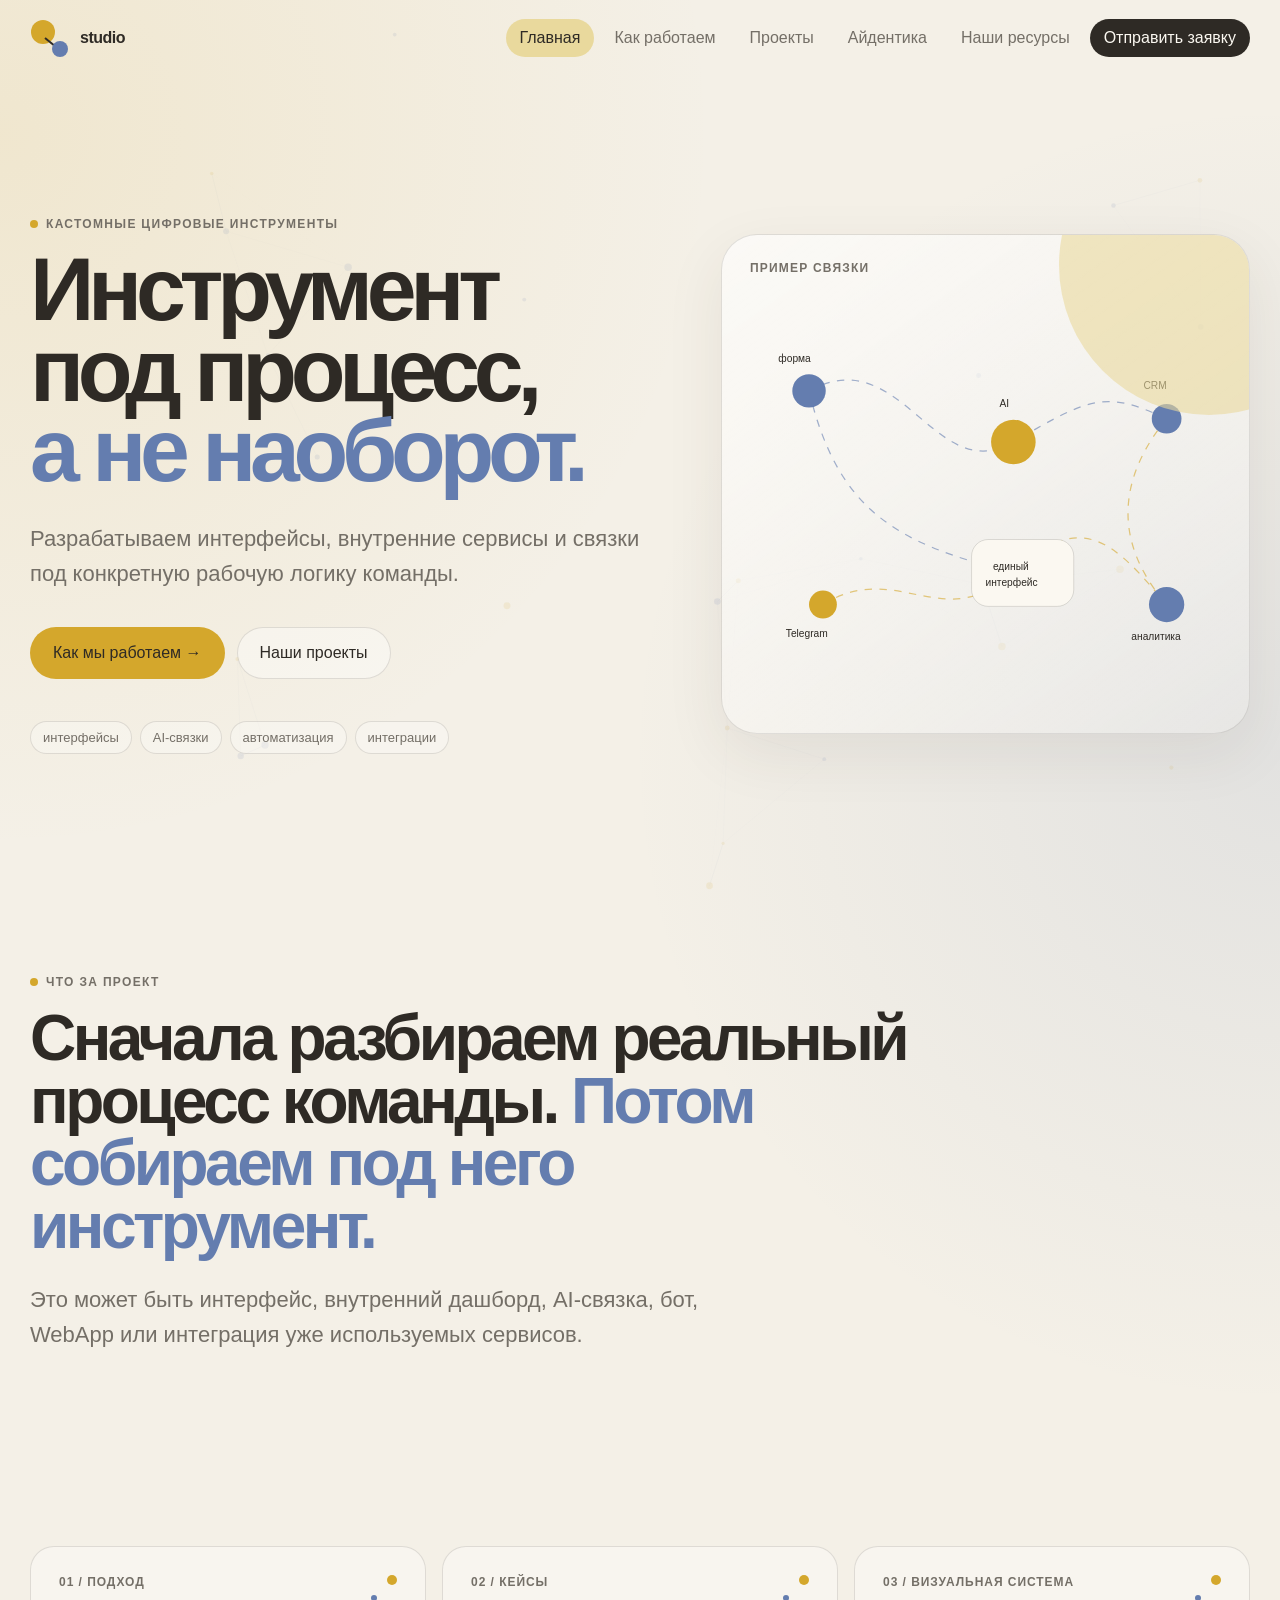
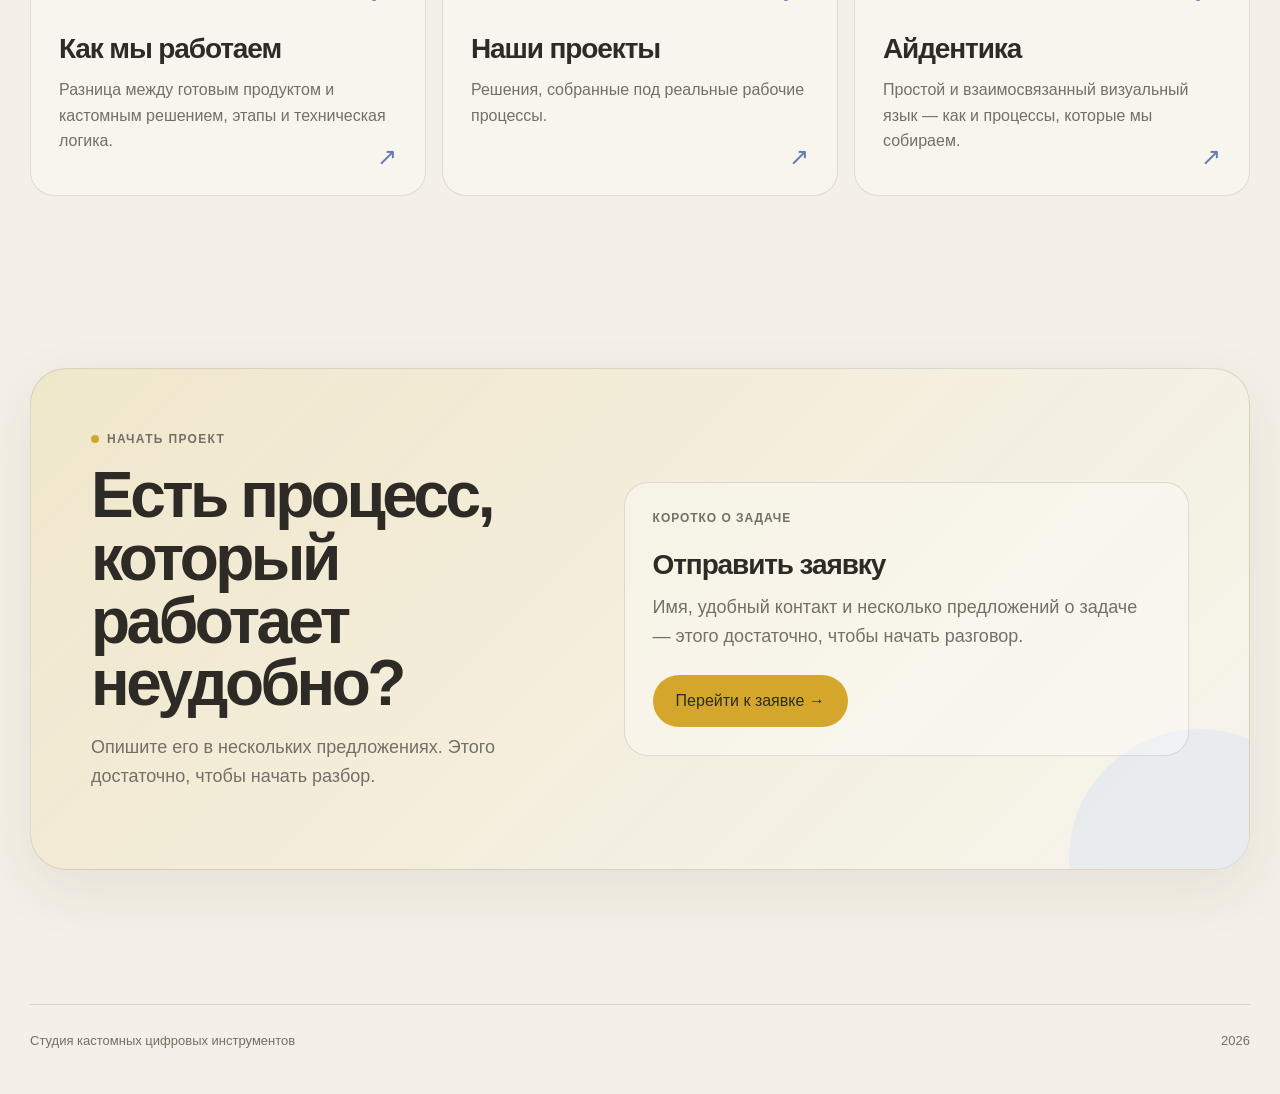
<file: index.html>
<!doctype html>
<html lang="ru">
<head>
  <meta charset="utf-8">
  <meta name="viewport" content="width=device-width,initial-scale=1">
  <meta name="theme-color" content="#F4F0E7">
  <title>Студия кастомных цифровых инструментов</title>
  <link rel="icon" type="image/svg+xml" href="favicon.svg">
  <link rel="stylesheet" href="styles.css">
</head>
<body>

<canvas id="network"></canvas>
<header class="header" id="header">
  <div class="container header__inner">
    <a class="brand" href="index.html">
      <span class="brand__mark"><span></span></span>
      <span>studio</span>
    </a>

    <nav class="nav" id="nav">
      <a href="index.html" class="active">Главная</a>
<a href="approach.html" class="">Как работаем</a>
<a href="projects.html" class="">Проекты</a>
<a href="identity.html" class="">Айдентика</a>
<a href="contacts.html" class="">Наши ресурсы</a>
<a href="request.html" class="nav-cta">Отправить заявку</a>
    </nav>

    <button class="menu" id="menu" aria-label="Меню">
      <span></span><span></span>
    </button>
  </div>
</header>

<main class="page">

  <section class="hero">
    <div class="container hero__grid">
      <div>
        <div class="eyebrow">кастомные цифровые инструменты</div>
        <h1>
          <span>Инструмент</span>
          <span>под процесс,</span>
          <span class="accent">а не наоборот.</span>
        </h1>

        <p class="hero__text">
          Разрабатываем интерфейсы, внутренние сервисы и связки под конкретную рабочую логику команды.
        </p>

        <div class="hero__actions">
          <a class="btn primary" href="approach.html">Как мы работаем →</a>
          <a class="btn ghost" href="projects.html">Наши проекты</a>
        </div>

        <div class="hero__tags">
          <span class="tag">интерфейсы</span>
          <span class="tag">AI-связки</span>
          <span class="tag">автоматизация</span>
          <span class="tag">интеграции</span>
        </div>
      </div>

      <div class="hero-card">
        <div class="hero-card__label">пример связки</div>

        <svg class="map" viewBox="0 0 520 420" aria-hidden="true">
          <path d="M70 85 C170 30 205 190 290 140 S390 85 455 115" />
          <path class="yellow" d="M85 315 C165 265 215 350 290 280 S400 250 455 315" />
          <path d="M70 85 C100 210 160 250 290 280" />
          <path class="yellow" d="M455 115 C410 170 390 240 455 315" />

          <g class="node"><circle cx="70" cy="85" r="18" fill="#647DAF"/><text x="37" y="54">форма</text></g>
          <g class="node"><circle cx="290" cy="140" r="24" fill="#D4A72C"/><text x="275" y="102">AI</text></g>
          <g class="node"><circle cx="455" cy="115" r="16" fill="#647DAF"/><text x="430" y="83">CRM</text></g>
          <g class="node"><circle cx="85" cy="315" r="15" fill="#D4A72C"/><text x="45" y="350">Telegram</text></g>
          <g class="node">
            <rect x="245" y="245" rx="18" ry="18" width="110" height="72" fill="#FBF8F1" stroke="#2E2A25" stroke-opacity=".16"/>
            <text x="268" y="278">единый</text><text x="260" y="295">интерфейс</text>
          </g>
          <g class="node"><circle cx="455" cy="315" r="19" fill="#647DAF"/><text x="417" y="353">аналитика</text></g>
        </svg>
      </div>
    </div>
  </section>

  <section class="section tight">
    <div class="container">
      <div class="reveal">
        <div class="eyebrow">что за проект</div>
        <h2>
          Сначала разбираем реальный процесс команды.
          <span class="accent">Потом собираем под него инструмент.</span>
        </h2>
        <p class="lead">
          Это может быть интерфейс, внутренний дашборд, AI-связка, бот, WebApp или интеграция уже используемых сервисов.
        </p>
      </div>
    </div>
  </section>

  <section class="section tight">
    <div class="container">
      <div class="grid-3">
        <a href="approach.html" class="card link-card reveal">
          <div class="small">01 / подход</div>
          <span class="dot"></span>
          <h3>Как мы работаем</h3>
          <p>Разница между готовым продуктом и кастомным решением, этапы и техническая логика.</p>
          <span class="arrow">↗</span>
        </a>

        <a href="projects.html" class="card link-card reveal">
          <div class="small">02 / кейсы</div>
          <span class="dot"></span>
          <h3>Наши проекты</h3>
          <p>Решения, собранные под реальные рабочие процессы.</p>
          <span class="arrow">↗</span>
        </a>

        <a href="identity.html" class="card link-card reveal">
          <div class="small">03 / визуальная система</div>
          <span class="dot"></span>
          <h3>Айдентика</h3>
          <p>Простой и взаимосвязанный визуальный язык — как и процессы, которые мы собираем.</p>
          <span class="arrow">↗</span>
        </a>
      </div>
    </div>
  </section>

  <section class="section">
    <div class="container">
      <div class="cta reveal">
        <div class="cta__copy">
          <div class="eyebrow">начать проект</div>
          <h2>Есть процесс, который работает неудобно?</h2>
          <p>Опишите его в нескольких предложениях. Этого достаточно, чтобы начать разбор.</p>
        </div>

        <div class="card request-shortcut">
          <div class="small">коротко о задаче</div>
          <h3>Отправить заявку</h3>
          <p>Имя, удобный контакт и несколько предложений о задаче — этого достаточно, чтобы начать разговор.</p>
          <a class="btn primary" href="request.html">Перейти к заявке →</a>
        </div>
      </div>
    </div>
  </section>

</main>

<footer class="footer">
  <div class="container footer__inner">
    <span>Студия кастомных цифровых инструментов</span>
    <span data-year></span>
  </div>
</footer>
<script src="script.js"></script>
</body></html>
</file>
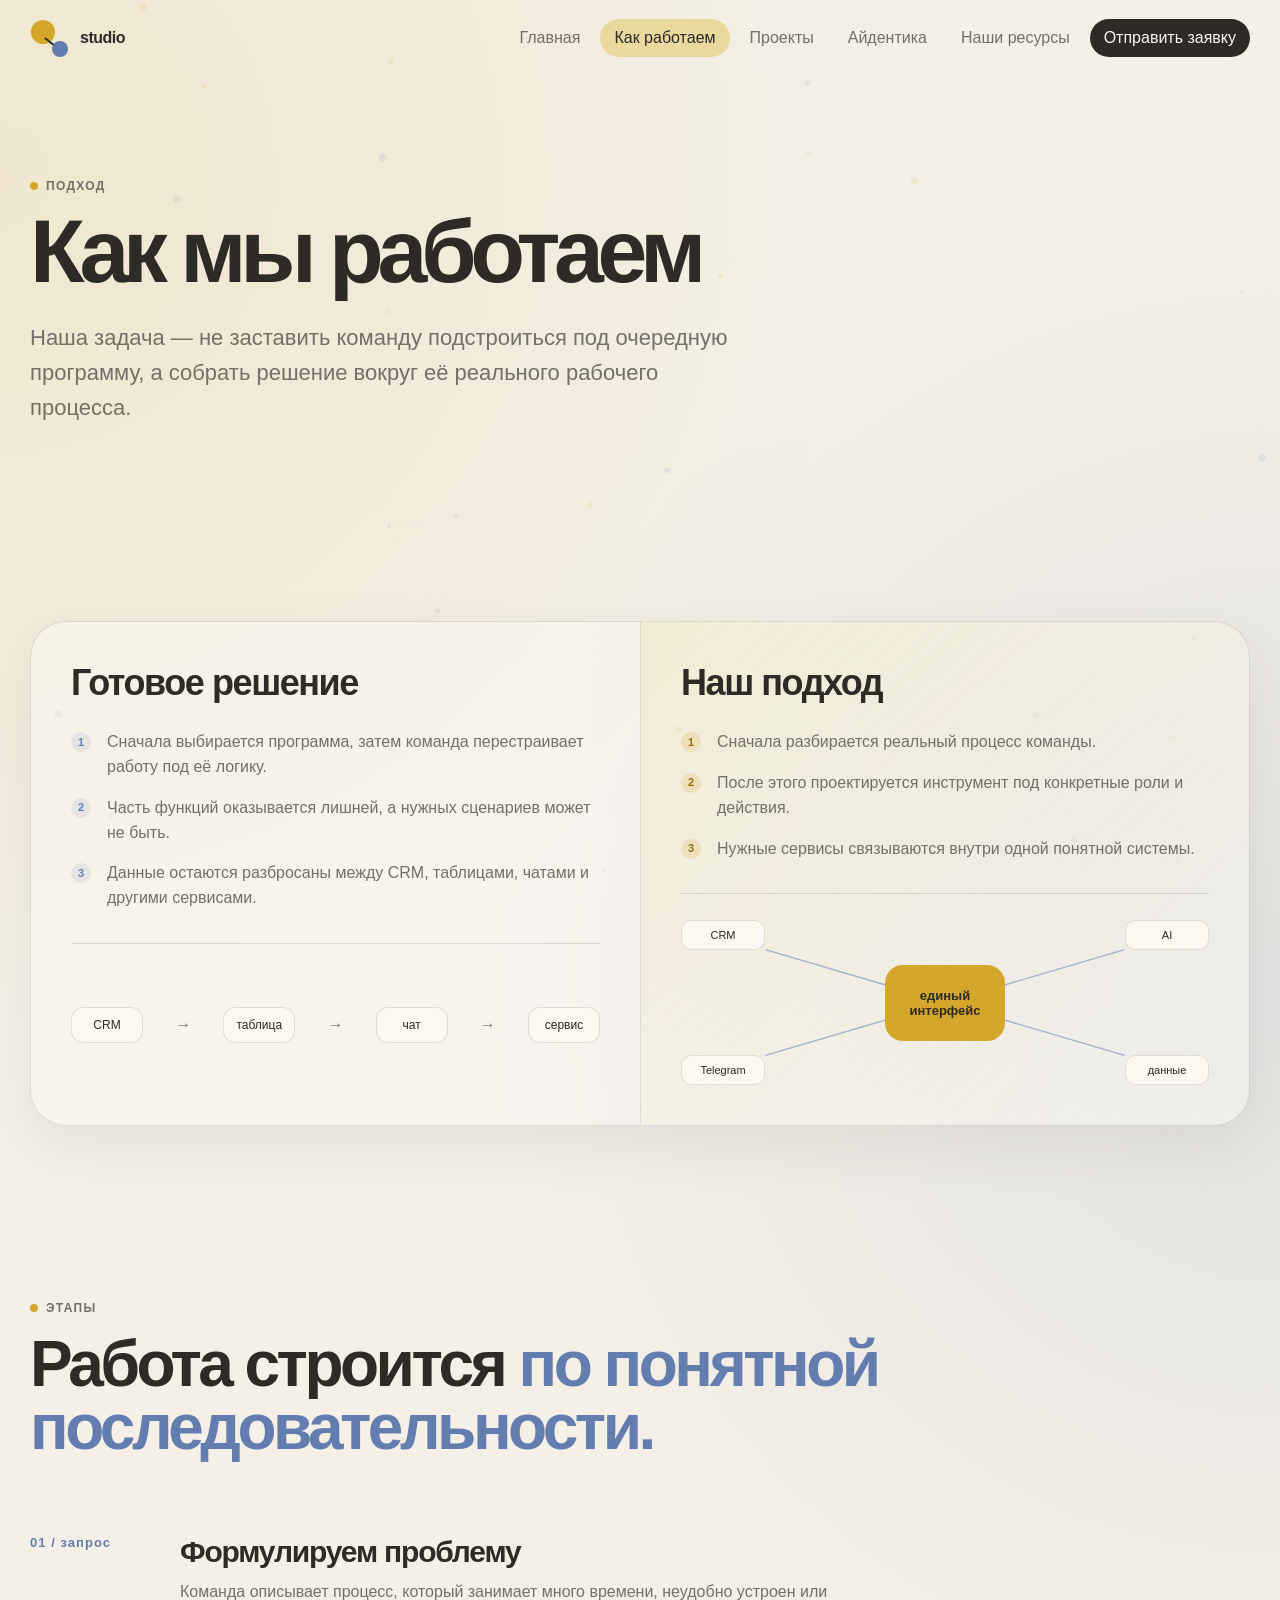
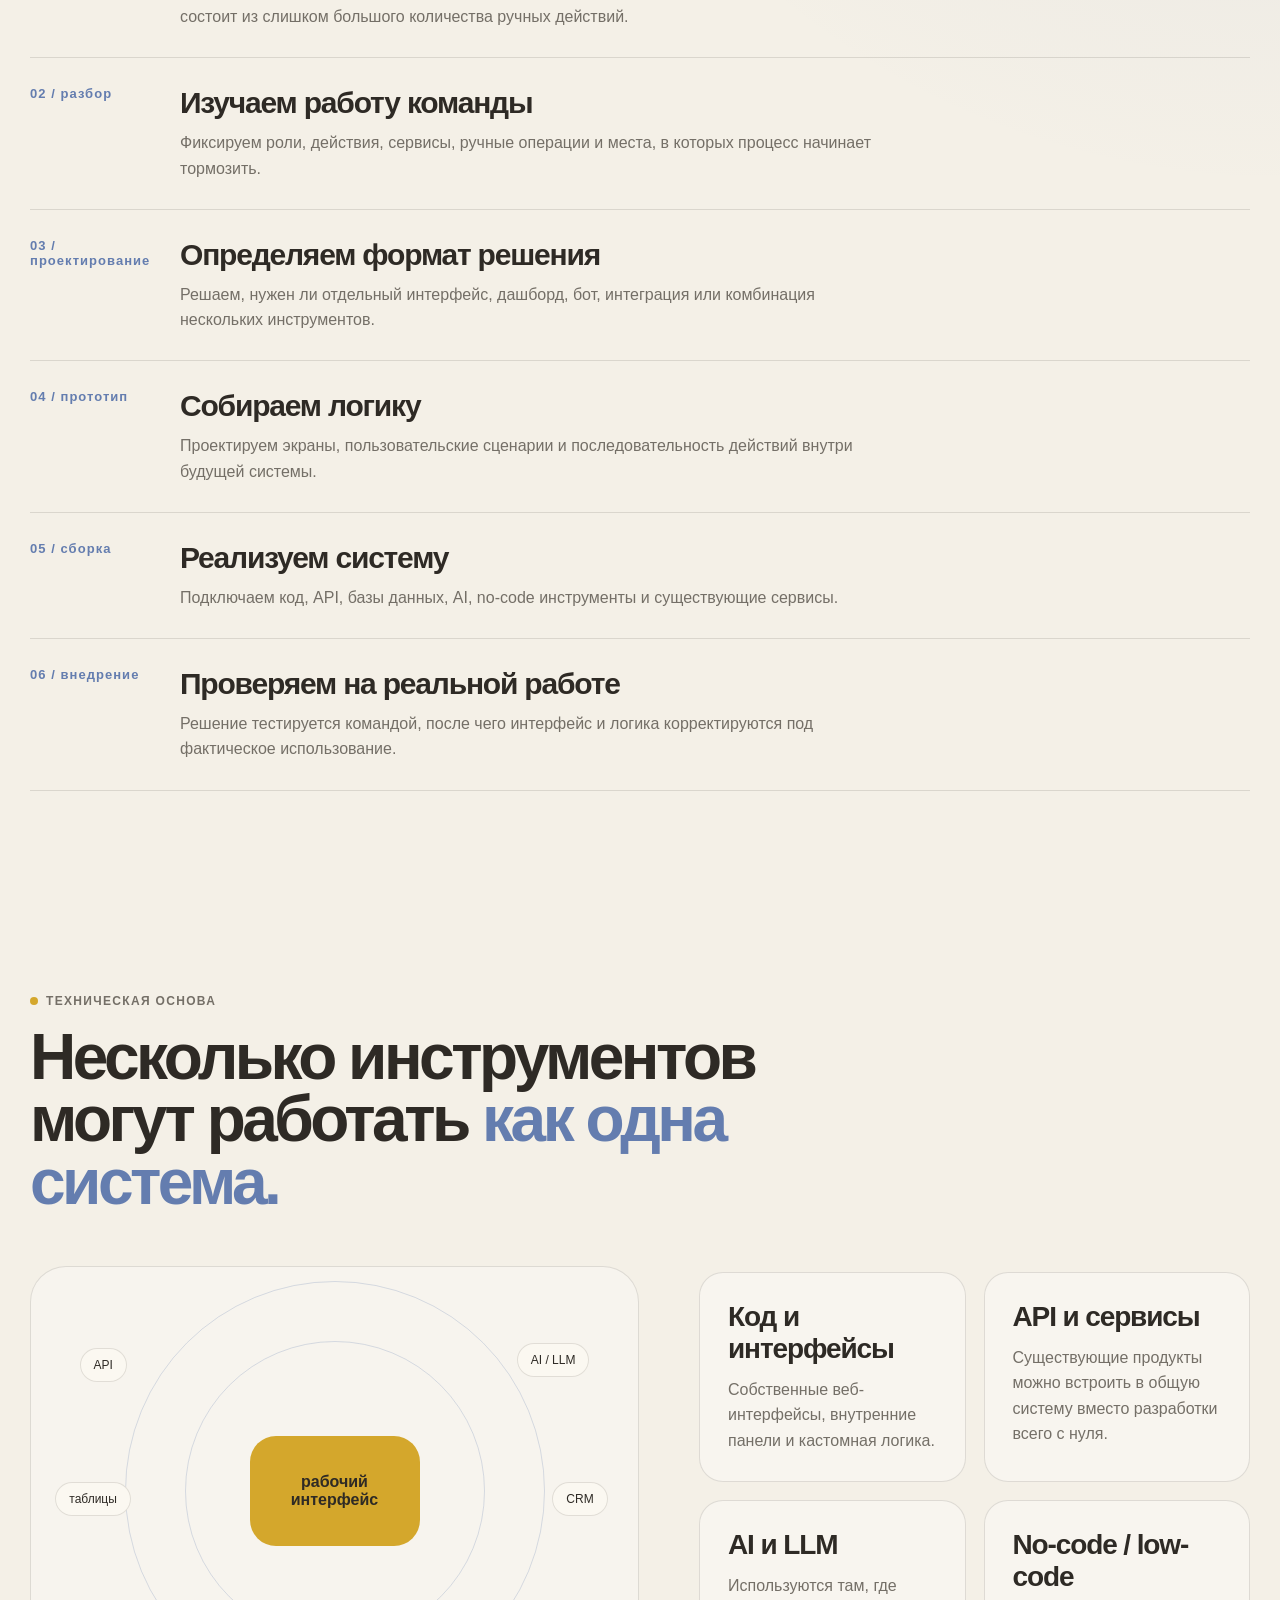
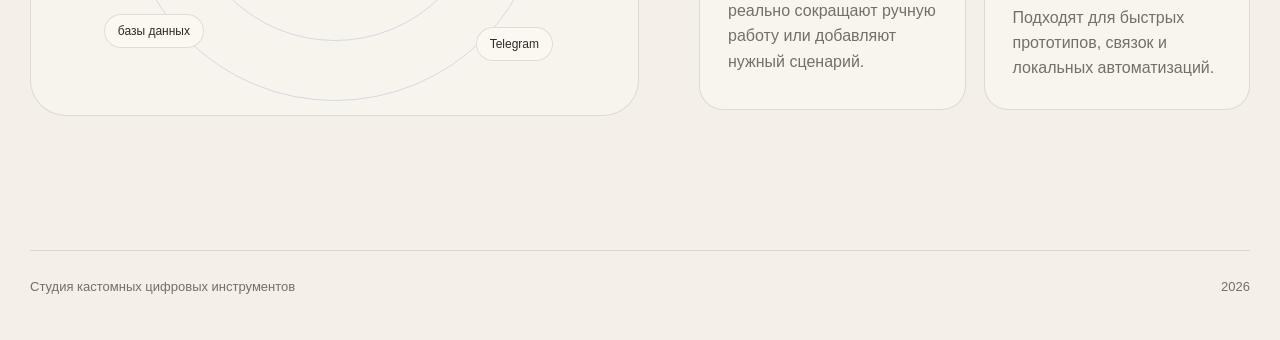
<file: approach.html>
<!doctype html>
<html lang="ru">
<head>
  <meta charset="utf-8">
  <meta name="viewport" content="width=device-width,initial-scale=1">
  <meta name="theme-color" content="#F4F0E7">
  <title>Как работаем — Studio</title>
  <link rel="icon" type="image/svg+xml" href="favicon.svg">
  <link rel="stylesheet" href="styles.css">
</head>
<body>

<canvas id="network"></canvas>
<header class="header" id="header">
  <div class="container header__inner">
    <a class="brand" href="index.html">
      <span class="brand__mark"><span></span></span>
      <span>studio</span>
    </a>

    <nav class="nav" id="nav">
      <a href="index.html" class="">Главная</a>
<a href="approach.html" class="active">Как работаем</a>
<a href="projects.html" class="">Проекты</a>
<a href="identity.html" class="">Айдентика</a>
<a href="contacts.html" class="">Наши ресурсы</a>
<a href="request.html" class="nav-cta">Отправить заявку</a>
    </nav>

    <button class="menu" id="menu" aria-label="Меню">
      <span></span><span></span>
    </button>
  </div>
</header>

<main class="page">

  <section class="page-hero">
    <div class="container">
      <div class="eyebrow">подход</div>
      <h1>Как мы работаем</h1>
      <p>
        Наша задача — не заставить команду подстроиться под очередную программу, а собрать решение вокруг её реального рабочего процесса.
      </p>
    </div>
  </section>

  <section class="section tight">
    <div class="container">
      <div class="comparison reveal">

        <article class="compare">
          <h3>Готовое решение</h3>
          <div class="points">
            <div class="point"><span>1</span><div>Сначала выбирается программа, затем команда перестраивает работу под её логику.</div></div>
            <div class="point"><span>2</span><div>Часть функций оказывается лишней, а нужных сценариев может не быть.</div></div>
            <div class="point"><span>3</span><div>Данные остаются разбросаны между CRM, таблицами, чатами и другими сервисами.</div></div>
          </div>

          <div class="compare-diagram">
            <div class="chain">
              <span class="box">CRM</span><span class="arrow">→</span>
              <span class="box">таблица</span><span class="arrow">→</span>
              <span class="box">чат</span><span class="arrow">→</span>
              <span class="box">сервис</span>
            </div>
          </div>
        </article>

        <article class="compare custom">
          <h3>Наш подход</h3>
          <div class="points">
            <div class="point"><span>1</span><div>Сначала разбирается реальный процесс команды.</div></div>
            <div class="point"><span>2</span><div>После этого проектируется инструмент под конкретные роли и действия.</div></div>
            <div class="point"><span>3</span><div>Нужные сервисы связываются внутри одной понятной системы.</div></div>
          </div>

          <div class="compare-diagram">
            <div class="hub">
              <svg>
                <line x1="16%" y1="18%" x2="50%" y2="50%"/>
                <line x1="84%" y1="18%" x2="50%" y2="50%"/>
                <line x1="16%" y1="82%" x2="50%" y2="50%"/>
                <line x1="84%" y1="82%" x2="50%" y2="50%"/>
              </svg>
              <div class="hub-center">единый<br>интерфейс</div>
              <div class="hub-item i1">CRM</div>
              <div class="hub-item i2">AI</div>
              <div class="hub-item i3">Telegram</div>
              <div class="hub-item i4">данные</div>
            </div>
          </div>
        </article>

      </div>
    </div>
  </section>

  <section class="section">
    <div class="container">
      <div class="eyebrow">этапы</div>
      <h2>Работа строится <span class="accent">по понятной последовательности.</span></h2>

      <div class="steps">
        <div class="step reveal"><div class="step__num">01 / запрос</div><div><h3>Формулируем проблему</h3><p>Команда описывает процесс, который занимает много времени, неудобно устроен или состоит из слишком большого количества ручных действий.</p></div></div>
        <div class="step reveal"><div class="step__num">02 / разбор</div><div><h3>Изучаем работу команды</h3><p>Фиксируем роли, действия, сервисы, ручные операции и места, в которых процесс начинает тормозить.</p></div></div>
        <div class="step reveal"><div class="step__num">03 / проектирование</div><div><h3>Определяем формат решения</h3><p>Решаем, нужен ли отдельный интерфейс, дашборд, бот, интеграция или комбинация нескольких инструментов.</p></div></div>
        <div class="step reveal"><div class="step__num">04 / прототип</div><div><h3>Собираем логику</h3><p>Проектируем экраны, пользовательские сценарии и последовательность действий внутри будущей системы.</p></div></div>
        <div class="step reveal"><div class="step__num">05 / сборка</div><div><h3>Реализуем систему</h3><p>Подключаем код, API, базы данных, AI, no-code инструменты и существующие сервисы.</p></div></div>
        <div class="step reveal"><div class="step__num">06 / внедрение</div><div><h3>Проверяем на реальной работе</h3><p>Решение тестируется командой, после чего интерфейс и логика корректируются под фактическое использование.</p></div></div>
      </div>
    </div>
  </section>

  <section class="section">
    <div class="container">
      <div class="eyebrow">техническая основа</div>
      <h2>Несколько инструментов могут работать <span class="accent">как одна система.</span></h2>

      <div class="tech-grid">
        <div class="orbit reveal">
          <div class="ring r1"></div><div class="ring r2"></div>
          <div class="orbit-center">рабочий<br>интерфейс</div>
          <span class="orbit-item o1">API</span>
          <span class="orbit-item o2">AI / LLM</span>
          <span class="orbit-item o3">CRM</span>
          <span class="orbit-item o4">Telegram</span>
          <span class="orbit-item o5">базы данных</span>
          <span class="orbit-item o6">таблицы</span>
        </div>

        <div class="grid-2" style="margin-top:0">
          <article class="card reveal"><h3>Код и интерфейсы</h3><p>Собственные веб-интерфейсы, внутренние панели и кастомная логика.</p></article>
          <article class="card reveal"><h3>API и сервисы</h3><p>Существующие продукты можно встроить в общую систему вместо разработки всего с нуля.</p></article>
          <article class="card reveal"><h3>AI и LLM</h3><p>Используются там, где реально сокращают ручную работу или добавляют нужный сценарий.</p></article>
          <article class="card reveal"><h3>No-code / low-code</h3><p>Подходят для быстрых прототипов, связок и локальных автоматизаций.</p></article>
        </div>
      </div>
    </div>
  </section>

</main>

<footer class="footer">
  <div class="container footer__inner">
    <span>Студия кастомных цифровых инструментов</span>
    <span data-year></span>
  </div>
</footer>
<script src="script.js"></script>
</body></html>
</file>
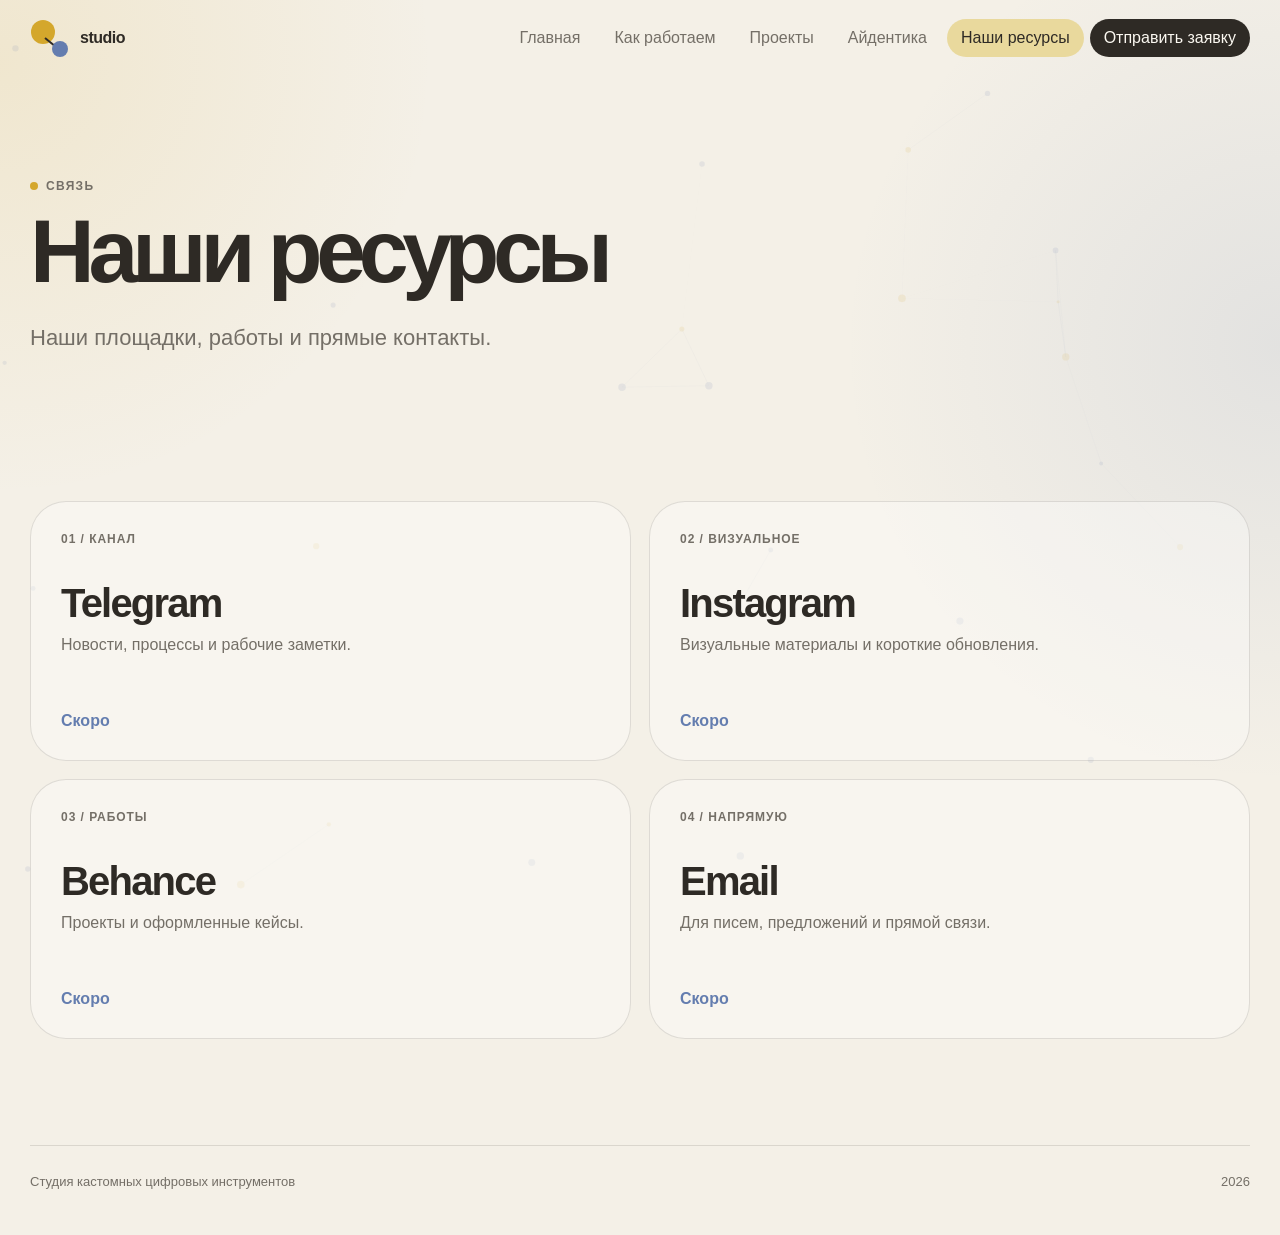
<file: contacts.html>
<!doctype html>
<html lang="ru">
<head>
  <meta charset="utf-8">
  <meta name="viewport" content="width=device-width,initial-scale=1">
  <meta name="theme-color" content="#F4F0E7">
  <title>Наши ресурсы — Studio</title>
  <link rel="icon" type="image/svg+xml" href="favicon.svg">
  <link rel="stylesheet" href="styles.css">
</head>
<body>

<canvas id="network"></canvas>
<header class="header" id="header">
  <div class="container header__inner">
    <a class="brand" href="index.html">
      <span class="brand__mark"><span></span></span>
      <span>studio</span>
    </a>

    <nav class="nav" id="nav">
      <a href="index.html" class="">Главная</a>
      <a href="approach.html" class="">Как работаем</a>
      <a href="projects.html" class="">Проекты</a>
      <a href="identity.html" class="">Айдентика</a>
      <a href="contacts.html" class="active">Наши ресурсы</a>
      <a href="request.html" class="nav-cta">Отправить заявку</a>
    </nav>

    <button class="menu" id="menu" aria-label="Меню">
      <span></span><span></span>
    </button>
  </div>
</header>

<main class="page">
  <section class="page-hero">
    <div class="container">
      <div class="eyebrow">связь</div>
      <h1>Наши ресурсы</h1>
      <p>Наши площадки, работы и прямые контакты.</p>
    </div>
  </section>

  <section class="section tight">
    <div class="container">
      <div class="resource-grid">
        <a class="resource-card reveal" data-resource="telegram" href="#">
          <div class="small">01 / канал</div>
          <h2>Telegram</h2>
          <p>Новости, процессы и рабочие заметки.</p>
          <span class="resource-value">Скоро</span>
        </a>

        <a class="resource-card reveal" data-resource="instagram" href="#">
          <div class="small">02 / визуальное</div>
          <h2>Instagram</h2>
          <p>Визуальные материалы и короткие обновления.</p>
          <span class="resource-value">Скоро</span>
        </a>

        <a class="resource-card reveal" data-resource="behance" href="#">
          <div class="small">03 / работы</div>
          <h2>Behance</h2>
          <p>Проекты и оформленные кейсы.</p>
          <span class="resource-value">Скоро</span>
        </a>

        <a class="resource-card reveal" data-resource="email" href="#">
          <div class="small">04 / напрямую</div>
          <h2>Email</h2>
          <p>Для писем, предложений и прямой связи.</p>
          <span class="resource-value">Скоро</span>
        </a>
      </div>
    </div>
  </section>
</main>

<footer class="footer">
  <div class="container footer__inner">
    <span>Студия кастомных цифровых инструментов</span>
    <span data-year></span>
  </div>
</footer>
<script src="script.js"></script>
</body></html>
</file>
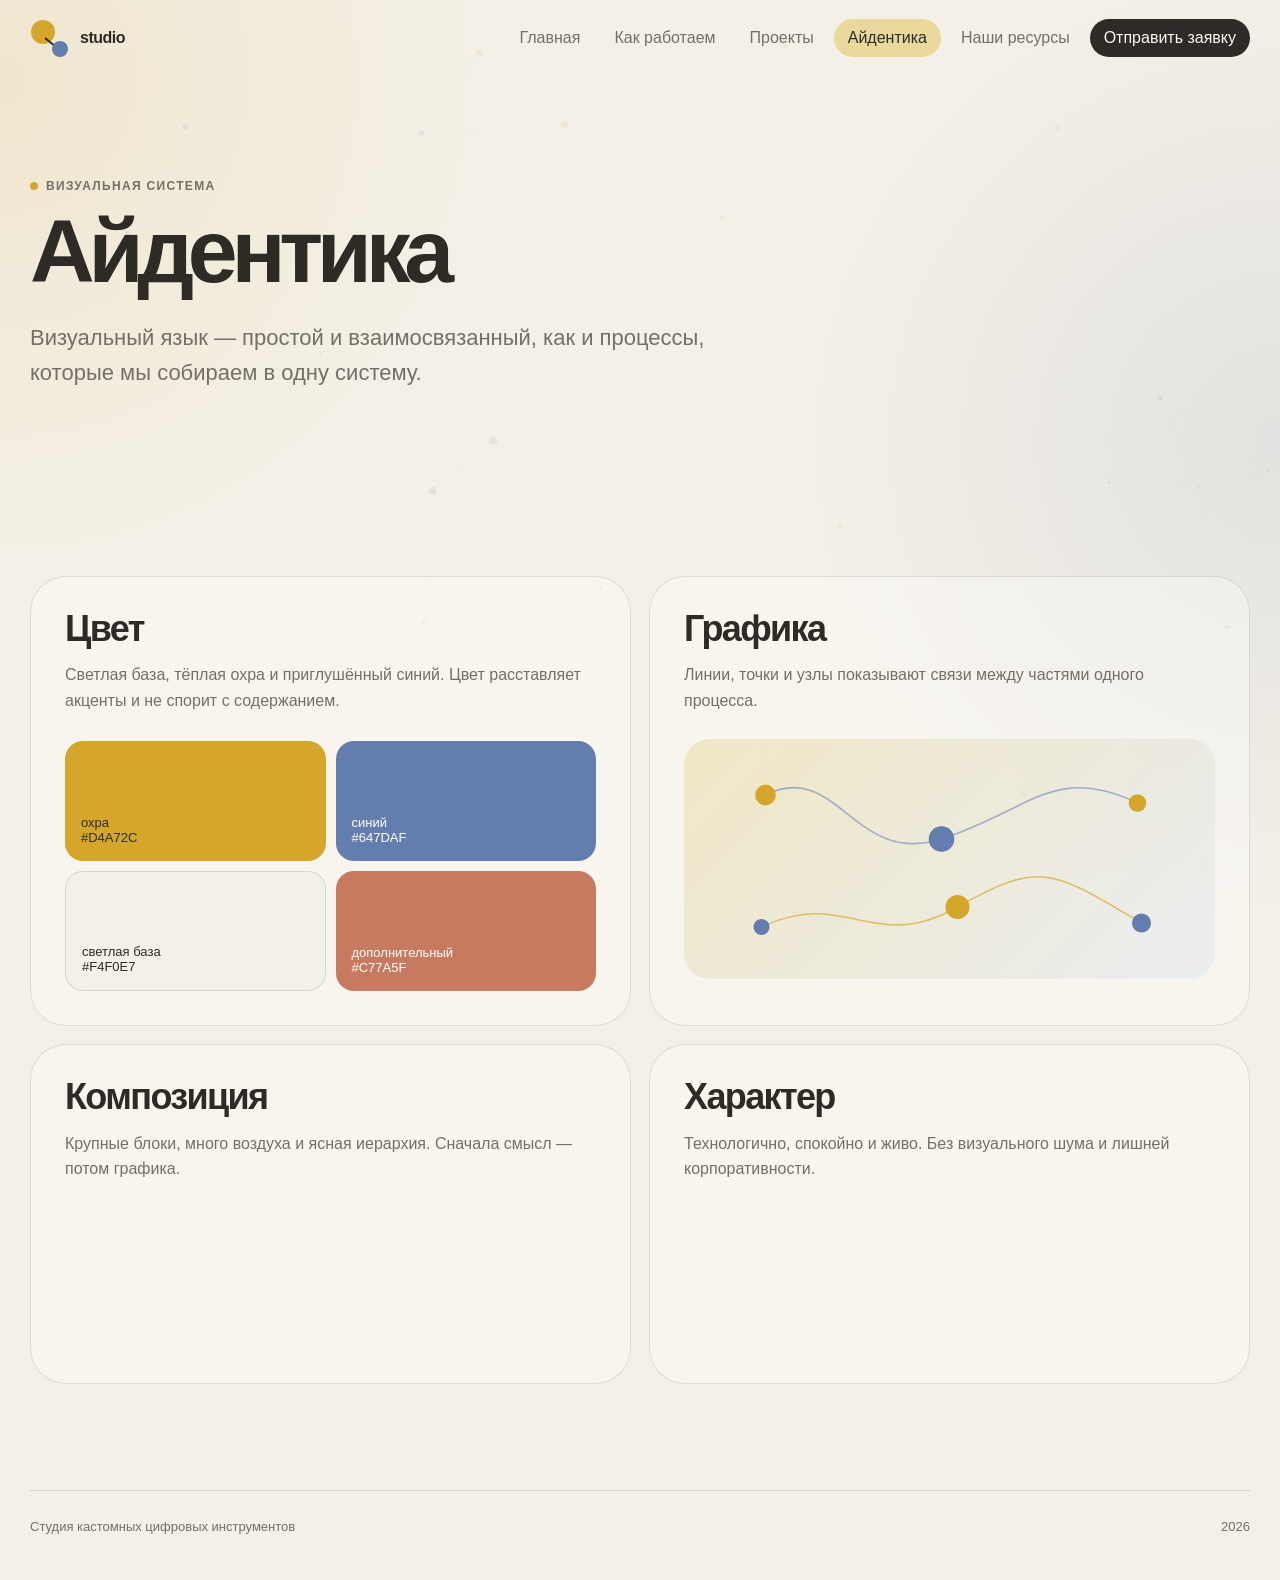
<file: identity.html>
<!doctype html>
<html lang="ru">
<head>
  <meta charset="utf-8">
  <meta name="viewport" content="width=device-width,initial-scale=1">
  <meta name="theme-color" content="#F4F0E7">
  <title>Айдентика — Studio</title>
  <link rel="icon" type="image/svg+xml" href="favicon.svg">
  <link rel="stylesheet" href="styles.css">
</head>
<body>

<canvas id="network"></canvas>
<header class="header" id="header">
  <div class="container header__inner">
    <a class="brand" href="index.html">
      <span class="brand__mark"><span></span></span>
      <span>studio</span>
    </a>

    <nav class="nav" id="nav">
      <a href="index.html" class="">Главная</a>
<a href="approach.html" class="">Как работаем</a>
<a href="projects.html" class="">Проекты</a>
<a href="identity.html" class="active">Айдентика</a>
<a href="contacts.html" class="">Наши ресурсы</a>
<a href="request.html" class="nav-cta">Отправить заявку</a>
    </nav>

    <button class="menu" id="menu" aria-label="Меню">
      <span></span><span></span>
    </button>
  </div>
</header>

<main class="page">

  <section class="page-hero">
    <div class="container">
      <div class="eyebrow">визуальная система</div>
      <h1>Айдентика</h1>
      <p>
        Визуальный язык — простой и взаимосвязанный, как и процессы, которые мы собираем в одну систему.
      </p>
    </div>
  </section>

  <section class="section tight">
    <div class="container identity-grid">

      <article class="identity-card reveal">
        <h2>Цвет</h2>
        <p>Светлая база, тёплая охра и приглушённый синий. Цвет расставляет акценты и не спорит с содержанием.</p>
        <div class="swatches">
          <div class="swatch sy">охра<br>#D4A72C</div>
          <div class="swatch sb">синий<br>#647DAF</div>
          <div class="swatch sc">светлая база<br>#F4F0E7</div>
          <div class="swatch sr">дополнительный<br>#C77A5F</div>
        </div>
      </article>

      <article class="identity-card reveal">
        <h2>Графика</h2>
        <p>Линии, точки и узлы показывают связи между частями одного процесса.</p>
        <div class="identity-demo">
          <svg viewBox="0 0 600 300">
            <path d="M70 70 C160 25 180 160 290 125 S430 30 535 80" fill="none" stroke="#647DAF" stroke-width="2" opacity=".55"/>
            <path d="M65 235 C170 185 205 270 310 210 S430 165 540 230" fill="none" stroke="#D4A72C" stroke-width="2" opacity=".65"/>
            <circle cx="70" cy="70" r="13" fill="#D4A72C"/>
            <circle cx="290" cy="125" r="16" fill="#647DAF"/>
            <circle cx="535" cy="80" r="11" fill="#D4A72C"/>
            <circle cx="65" cy="235" r="10" fill="#647DAF"/>
            <circle cx="310" cy="210" r="15" fill="#D4A72C"/>
            <circle cx="540" cy="230" r="12" fill="#647DAF"/>
          </svg>
        </div>
      </article>

      <article class="identity-card reveal">
        <h2>Композиция</h2>
        <p>Крупные блоки, много воздуха и ясная иерархия. Сначала смысл — потом графика.</p>
      </article>

      <article class="identity-card reveal">
        <h2>Характер</h2>
        <p>Технологично, спокойно и живо. Без визуального шума и лишней корпоративности.</p>
      </article>

    </div>
  </section>

</main>

<footer class="footer">
  <div class="container footer__inner">
    <span>Студия кастомных цифровых инструментов</span>
    <span data-year></span>
  </div>
</footer>
<script src="script.js"></script>
</body></html>
</file>
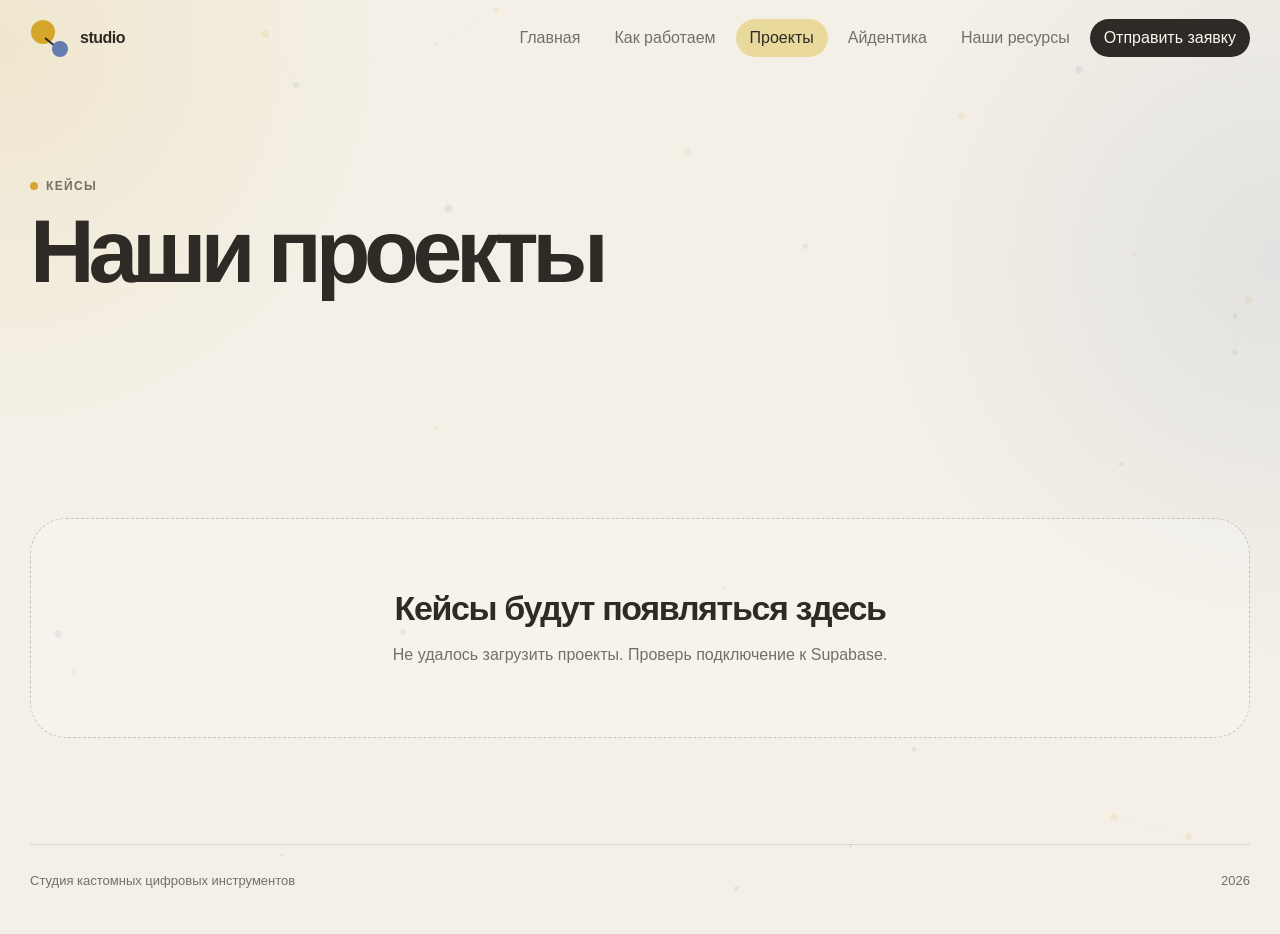
<file: projects.html>
<!doctype html>
<html lang="ru">
<head>
  <meta charset="utf-8">
  <meta name="viewport" content="width=device-width,initial-scale=1">
  <meta name="theme-color" content="#F4F0E7">
  <title>Наши проекты — Studio</title>
  <link rel="icon" type="image/svg+xml" href="favicon.svg">
  <link rel="stylesheet" href="styles.css">
</head>
<body>

<canvas id="network"></canvas>
<header class="header" id="header">
  <div class="container header__inner">
    <a class="brand" href="index.html">
      <span class="brand__mark"><span></span></span>
      <span>studio</span>
    </a>

    <nav class="nav" id="nav">
      <a href="index.html" class="">Главная</a>
<a href="approach.html" class="">Как работаем</a>
<a href="projects.html" class="active">Проекты</a>
<a href="identity.html" class="">Айдентика</a>
<a href="contacts.html" class="">Наши ресурсы</a>
<a href="request.html" class="nav-cta">Отправить заявку</a>
    </nav>

    <button class="menu" id="menu" aria-label="Меню">
      <span></span><span></span>
    </button>
  </div>
</header>

<main class="page">

  <section class="page-hero">
    <div class="container">
      <div class="eyebrow">кейсы</div>
      <h1>Наши проекты</h1>
    </div>
  </section>

  <section class="section tight">
    <div class="container">

      <div class="projects" id="projectsGrid"></div>

      <div class="empty reveal" id="projectsEmpty">
        <h3>Кейсы будут появляться здесь</h3>
        <p>
          Задача, решение и результат — без лишнего.
        </p>
      </div>

    </div>
  </section>

</main>

<footer class="footer">
  <div class="container footer__inner">
    <span>Студия кастомных цифровых инструментов</span>
    <span data-year></span>
  </div>
</footer>
<script src="script.js"></script>
</body></html>
</file>
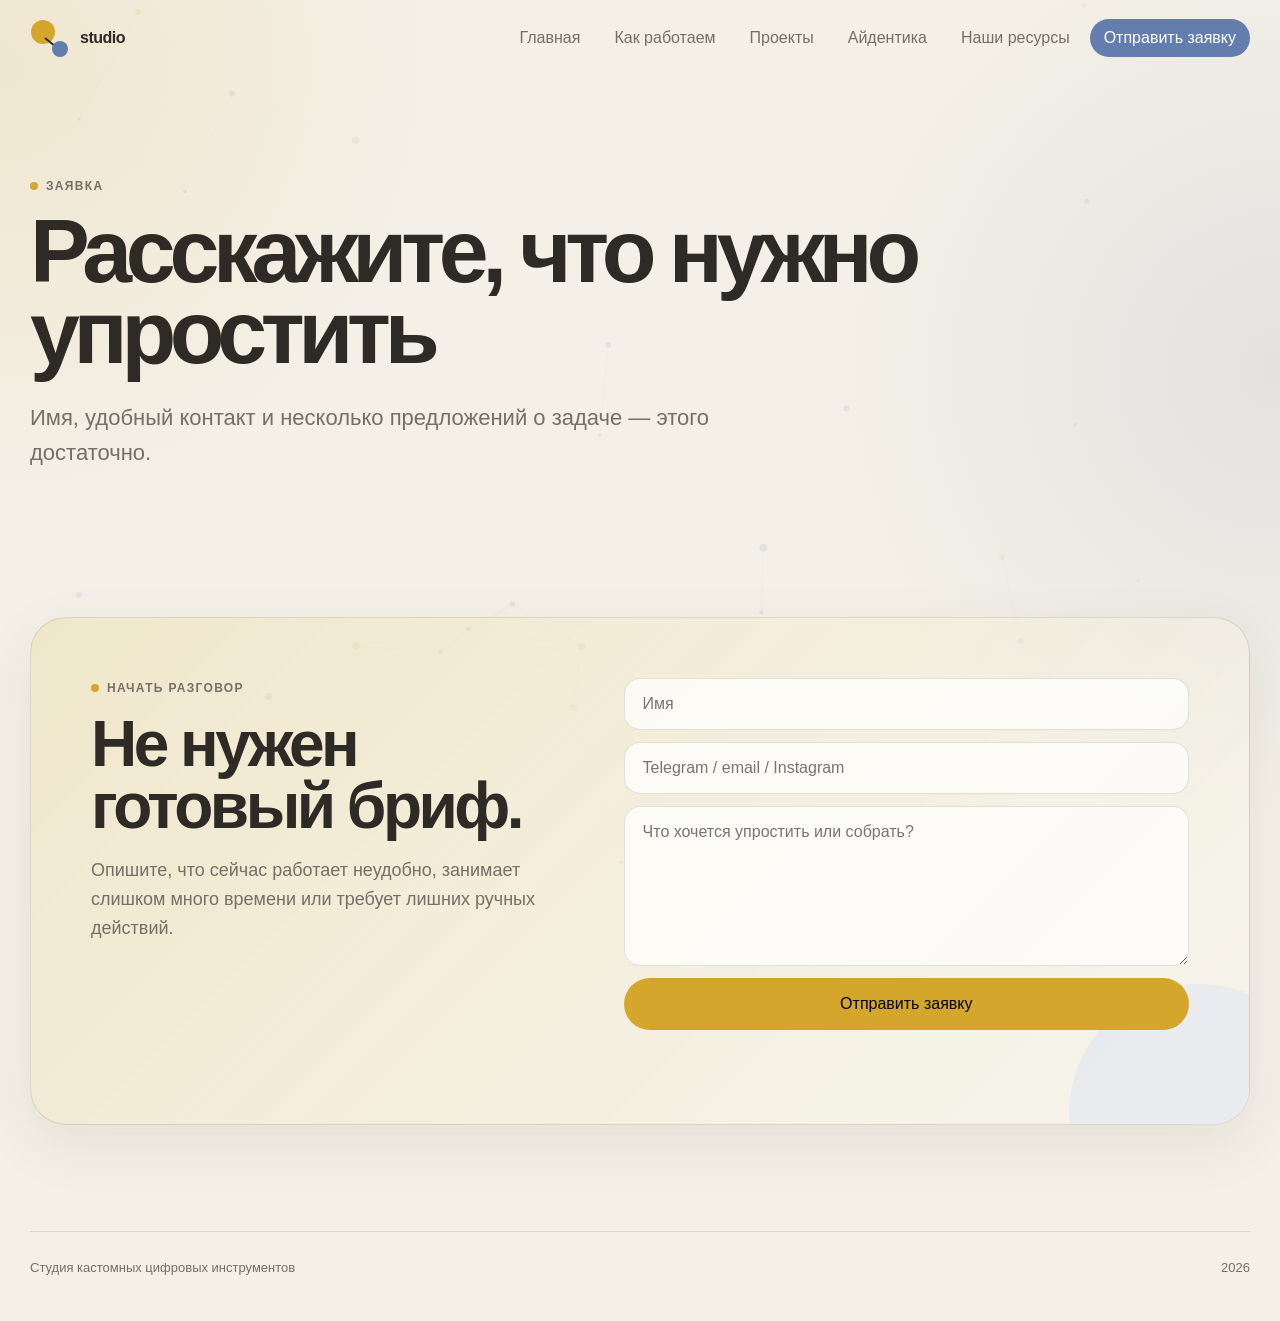
<file: request.html>
<!doctype html>
<html lang="ru">
<head>
  <meta charset="utf-8">
  <meta name="viewport" content="width=device-width,initial-scale=1">
  <meta name="theme-color" content="#F4F0E7">
  <title>Отправить заявку — Studio</title>
  <link rel="icon" type="image/svg+xml" href="favicon.svg">
  <link rel="stylesheet" href="styles.css">
</head>
<body>

<canvas id="network"></canvas>
<header class="header" id="header">
  <div class="container header__inner">
    <a class="brand" href="index.html">
      <span class="brand__mark"><span></span></span>
      <span>studio</span>
    </a>

    <nav class="nav" id="nav">
      <a href="index.html" class="">Главная</a>
      <a href="approach.html" class="">Как работаем</a>
      <a href="projects.html" class="">Проекты</a>
      <a href="identity.html" class="">Айдентика</a>
      <a href="contacts.html" class="">Наши ресурсы</a>
      <a href="request.html" class="active nav-cta">Отправить заявку</a>
    </nav>

    <button class="menu" id="menu" aria-label="Меню">
      <span></span><span></span>
    </button>
  </div>
</header>

<main class="page">
  <section class="page-hero">
    <div class="container">
      <div class="eyebrow">заявка</div>
      <h1>Расскажите, что нужно упростить</h1>
      <p>Имя, удобный контакт и несколько предложений о задаче — этого достаточно.</p>
    </div>
  </section>

  <section class="section tight">
    <div class="container">
      <div class="cta request-cta">
        <div class="cta__copy">
          <div class="eyebrow">начать разговор</div>
          <h2>Не нужен готовый бриф.</h2>
          <p>Опишите, что сейчас работает неудобно, занимает слишком много времени или требует лишних ручных действий.</p>
        </div>

        <form class="form demo-form">
          <input class="field" name="name" placeholder="Имя" required>
          <input class="field" name="contact" placeholder="Telegram / email / Instagram" required>
          <textarea class="field" name="message" placeholder="Что хочется упростить или собрать?" required></textarea>
          <button class="btn primary" type="submit">Отправить заявку</button>
          <div class="form-status"></div>
        </form>
      </div>
    </div>
  </section>
</main>

<footer class="footer">
  <div class="container footer__inner">
    <span>Студия кастомных цифровых инструментов</span>
    <span data-year></span>
  </div>
</footer>
<script src="script.js"></script>
</body></html>
</file>
<file: styles.css>
:root{
  --bg:#F4F0E7;
  --paper:#FBF8F1;
  --paper2:#EFE9DB;
  --ink:#2E2A25;
  --muted:#746F67;
  --yellow:#D4A72C;
  --yellow-soft:#E9D99D;
  --blue:#647DAF;
  --blue-soft:#DCE4F0;
  --red:#C77A5F;
  --line:rgba(46,42,37,.13);
  --radius:24px;
  --radius-lg:36px;
  --shadow:0 20px 60px rgba(64,55,42,.08);
  --header:76px;
  --ease:cubic-bezier(.22,.8,.22,1);
}
*{box-sizing:border-box}
html{scroll-behavior:smooth}
body{
  margin:0;
  min-height:100vh;
  background:
    radial-gradient(circle at 0% 5%,rgba(212,167,44,.13),transparent 25%),
    radial-gradient(circle at 100% 28%,rgba(100,125,175,.12),transparent 28%),
    var(--bg);
  color:var(--ink);
  font-family:Inter,ui-sans-serif,-apple-system,BlinkMacSystemFont,"Segoe UI",sans-serif;
  overflow-x:hidden;
}
a{color:inherit;text-decoration:none}
button,input,textarea{font:inherit}
img,svg{display:block;max-width:100%}
::selection{background:var(--yellow);color:var(--ink)}
#network{
  position:fixed;inset:0;width:100%;height:100%;
  z-index:-1;opacity:.34;pointer-events:none;
}
.container{width:min(calc(100% - 48px),1220px);margin-inline:auto}
.header{
  position:fixed;inset:0 0 auto;
  height:var(--header);z-index:100;
  border-bottom:1px solid transparent;
  transition:.25s ease;
}
.header.scrolled{
  background:rgba(244,240,231,.84);
  border-color:var(--line);
  backdrop-filter:blur(18px);
  -webkit-backdrop-filter:blur(18px);
}
.header__inner{
  height:100%;display:flex;align-items:center;justify-content:space-between;gap:28px
}
.brand{display:flex;align-items:center;gap:12px;font-weight:760;letter-spacing:-.03em}
.brand__mark{position:relative;width:38px;height:38px}
.brand__mark::before,.brand__mark::after{
  content:"";position:absolute;border-radius:50%
}
.brand__mark::before{width:24px;height:24px;left:1px;top:1px;background:var(--yellow)}
.brand__mark::after{width:16px;height:16px;right:0;bottom:0;background:var(--blue)}
.brand__mark span{
  position:absolute;left:15px;top:18px;width:25px;height:2px;
  background:var(--ink);transform:rotate(39deg);transform-origin:left center
}
.nav{display:flex;align-items:center;gap:6px}
.nav a{
  color:var(--muted);padding:10px 14px;border-radius:999px;transition:.2s ease
}
.nav a:hover{color:var(--ink);background:rgba(255,255,255,.35)}
.nav a.active{color:var(--ink);background:var(--yellow-soft)}
.menu{
  display:none;width:44px;height:44px;border:0;border-radius:50%;
  background:rgba(255,255,255,.45);position:relative;z-index:120;cursor:pointer
}
.menu span{
  position:absolute;left:12px;width:20px;height:2px;background:var(--ink);transition:.25s var(--ease)
}
.menu span:first-child{top:17px}
.menu span:last-child{top:25px}
.menu.open span:first-child{top:21px;transform:rotate(45deg)}
.menu.open span:last-child{top:21px;transform:rotate(-45deg)}
.page{padding-top:var(--header)}
.hero{
  min-height:calc(100svh - var(--header));
  display:flex;align-items:center;padding:72px 0 80px
}
.hero__grid{
  display:grid;grid-template-columns:1.08fr .92fr;align-items:center;gap:70px
}
.eyebrow{
  display:inline-flex;align-items:center;gap:8px;
  text-transform:uppercase;letter-spacing:.11em;
  font-size:12px;font-weight:800;color:var(--muted);margin-bottom:18px
}
.eyebrow::before{
  content:"";width:8px;height:8px;border-radius:50%;background:var(--yellow)
}
.hero h1,.page-hero h1{
  margin:0;font-size:clamp(56px,7vw,100px);line-height:.9;
  letter-spacing:-.07em;font-weight:720
}
.hero h1 span{display:block}
.accent{color:var(--blue)}
.hero__text,.page-hero p,.lead{
  color:var(--muted);font-size:clamp(18px,2vw,22px);line-height:1.6
}
.hero__text{max-width:650px;margin:30px 0 0}
.page-hero{padding:100px 0 74px}
.page-hero h1{max-width:900px}
.page-hero p{max-width:720px;margin:28px 0 0}
.hero__actions{display:flex;gap:12px;flex-wrap:wrap;margin-top:36px}
.btn{
  min-height:52px;padding:0 22px;border:1px solid transparent;border-radius:999px;
  display:inline-flex;align-items:center;justify-content:center;gap:10px;
  transition:.25s var(--ease)
}
.btn:hover{transform:translateY(-2px)}
.btn.primary{background:var(--yellow)}
.btn.ghost{background:rgba(255,255,255,.38);border-color:var(--line)}
.hero__tags{display:flex;flex-wrap:wrap;gap:8px;margin-top:42px}
.tag{
  padding:8px 12px;border:1px solid var(--line);border-radius:999px;
  background:rgba(255,255,255,.3);color:var(--muted);font-size:13px
}
.hero-card{
  position:relative;min-height:500px;border:1px solid var(--line);
  border-radius:var(--radius-lg);
  background:linear-gradient(145deg,rgba(255,255,255,.62),rgba(255,255,255,.14));
  box-shadow:var(--shadow);overflow:hidden
}
.hero-card__label{
  position:absolute;top:26px;left:28px;z-index:2;
  color:var(--muted);font-size:12px;font-weight:800;letter-spacing:.1em;text-transform:uppercase
}
.hero-card::after{
  content:"";position:absolute;width:300px;height:300px;top:-120px;right:-110px;
  border-radius:50%;background:var(--yellow-soft);opacity:.6
}
.map{
  position:absolute;inset:70px 22px 24px;width:calc(100% - 44px);height:calc(100% - 94px)
}
.map path{
  fill:none;stroke:var(--blue);stroke-width:1.35;opacity:.6;
  stroke-dasharray:8 8;animation:dash 9s linear infinite
}
.map path.yellow{stroke:var(--yellow)}
.map text{font-size:11px;fill:var(--ink)}
.map .node{animation:float 6s ease-in-out infinite alternate;transform-box:fill-box;transform-origin:center}
.map .node:nth-of-type(2n){animation-duration:8s;animation-delay:-1.5s}
@keyframes dash{to{stroke-dashoffset:-100}}
@keyframes float{from{transform:translateY(-2px)}to{transform:translateY(7px)}}
.section{padding:100px 0}
.section.tight{padding:72px 0}
.section h2{
  max-width:900px;margin:0;font-size:clamp(38px,5vw,68px);
  line-height:.98;letter-spacing:-.055em
}
.lead{max-width:700px;margin:24px 0 0}
.grid-3{display:grid;grid-template-columns:repeat(3,1fr);gap:16px;margin-top:50px}
.grid-2{display:grid;grid-template-columns:repeat(2,1fr);gap:18px;margin-top:50px}
.card{
  position:relative;padding:28px;border:1px solid var(--line);
  border-radius:var(--radius);background:rgba(255,255,255,.34);
  transition:.35s var(--ease)
}
.card:hover{transform:translateY(-5px);background:rgba(255,255,255,.62)}
.card h3{margin:0 0 12px;font-size:28px;letter-spacing:-.04em}
.card p{margin:0;color:var(--muted);line-height:1.58}
.card .small{font-size:12px;color:var(--muted);letter-spacing:.08em;text-transform:uppercase;font-weight:800;margin-bottom:44px}
.card .dot{
  position:absolute;top:28px;right:28px;width:10px;height:10px;border-radius:50%;
  background:var(--yellow);box-shadow:-18px 18px 0 -2px var(--blue)
}
.link-card{display:block;min-height:250px}
.link-card .arrow{
  position:absolute;right:28px;bottom:24px;font-size:24px;color:var(--blue);
  transition:.25s var(--ease)
}
.link-card:hover .arrow{transform:translate(4px,-3px)}
.comparison{
  margin-top:50px;display:grid;grid-template-columns:1fr 1fr;
  border:1px solid var(--line);border-radius:var(--radius-lg);
  overflow:hidden;background:rgba(255,255,255,.3);box-shadow:var(--shadow)
}
.compare{padding:40px;min-height:470px}
.compare + .compare{border-left:1px solid var(--line)}
.compare.custom{background:linear-gradient(140deg,rgba(233,217,157,.28),rgba(255,255,255,.1))}
.compare h3{margin:0 0 26px;font-size:36px;letter-spacing:-.04em}
.points{display:grid;gap:16px}
.point{display:grid;grid-template-columns:26px 1fr;gap:10px;color:var(--muted);line-height:1.55}
.point span:first-child{
  width:20px;height:20px;border-radius:50%;display:grid;place-items:center;
  background:rgba(100,125,175,.13);color:var(--blue);font-size:11px;font-weight:800;margin-top:2px
}
.custom .point span:first-child{background:rgba(212,167,44,.19);color:#966f12}
.compare-diagram{margin-top:32px;padding-top:26px;border-top:1px solid var(--line)}
.chain{min-height:110px;display:flex;align-items:center;justify-content:space-between;gap:8px}
.box{
  padding:10px 12px;min-width:72px;text-align:center;border:1px solid var(--line);
  border-radius:12px;background:var(--paper);font-size:12px
}
.arrow{color:var(--muted)}
.hub{min-height:165px;position:relative}
.hub svg{position:absolute;inset:0;width:100%;height:100%}
.hub line{stroke:var(--blue);stroke-width:1.4;opacity:.55}
.hub-center{
  position:absolute;left:50%;top:50%;transform:translate(-50%,-50%);
  width:120px;height:76px;border-radius:18px;background:var(--yellow);
  display:grid;place-items:center;text-align:center;font-weight:750;font-size:13px;z-index:2
}
.hub-item{
  position:absolute;width:84px;padding:8px;border:1px solid var(--line);
  border-radius:10px;background:var(--paper);text-align:center;font-size:11px
}
.hub-item.i1{left:0;top:0}.hub-item.i2{right:0;top:0}
.hub-item.i3{left:0;bottom:0}.hub-item.i4{right:0;bottom:0}
.steps{display:grid;margin-top:48px}
.step{
  display:grid;grid-template-columns:120px 1fr;gap:30px;
  padding:28px 0;border-bottom:1px solid var(--line)
}
.step__num{color:var(--blue);font-weight:800;font-size:13px;letter-spacing:.08em}
.step h3{margin:0 0 10px;font-size:30px;letter-spacing:-.04em}
.step p{margin:0;max-width:700px;color:var(--muted);line-height:1.58}
.tech-grid{
  display:grid;grid-template-columns:1.05fr .95fr;gap:60px;align-items:center;margin-top:52px
}
.orbit{
  position:relative;min-height:450px;border:1px solid var(--line);
  border-radius:var(--radius-lg);background:rgba(255,255,255,.3);overflow:hidden
}
.orbit-center{
  position:absolute;left:50%;top:50%;transform:translate(-50%,-50%);
  width:170px;height:110px;border-radius:26px;background:var(--yellow);
  display:grid;place-items:center;text-align:center;font-weight:760;z-index:3
}
.ring{position:absolute;left:50%;top:50%;transform:translate(-50%,-50%);border:1px solid rgba(100,125,175,.24);border-radius:50%}
.r1{width:300px;height:300px}.r2{width:420px;height:420px}
.orbit-item{
  position:absolute;padding:9px 13px;border:1px solid var(--line);border-radius:999px;
  background:var(--paper);font-size:12px
}
.o1{left:8%;top:18%}.o2{right:8%;top:17%}.o3{right:5%;top:48%}
.o4{right:14%;bottom:12%}.o5{left:12%;bottom:15%}.o6{left:4%;top:48%}
.identity-grid{display:grid;grid-template-columns:repeat(2,1fr);gap:18px;margin-top:40px}
.identity-card{
  min-height:340px;padding:34px;border:1px solid var(--line);
  border-radius:var(--radius-lg);background:rgba(255,255,255,.34)
}
.identity-card h2{font-size:36px;margin:0 0 14px;letter-spacing:-.045em}
.identity-card p{color:var(--muted);line-height:1.6}
.swatches{display:grid;grid-template-columns:repeat(2,1fr);gap:10px;margin-top:28px}
.swatch{
  min-height:120px;padding:16px;border-radius:18px;
  display:flex;flex-direction:column;justify-content:flex-end;font-size:13px
}
.sy{background:var(--yellow)}.sb{background:var(--blue);color:white}
.sc{background:var(--bg);border:1px solid var(--line)}.sr{background:var(--red);color:white}
.identity-demo{
  margin-top:26px;min-height:240px;border-radius:26px;position:relative;overflow:hidden;
  background:linear-gradient(135deg,rgba(233,217,157,.5),rgba(220,228,240,.45))
}
.identity-demo svg{position:absolute;inset:0;width:100%;height:100%}
.projects{display:grid;grid-template-columns:repeat(2,1fr);gap:18px;margin-top:40px}
.project{
  min-height:420px;padding:24px;border:1px solid var(--line);
  border-radius:var(--radius-lg);background:rgba(255,255,255,.34);transition:.35s var(--ease)
}
.project:hover{transform:translateY(-5px);background:rgba(255,255,255,.58)}
.project__visual{
  height:240px;border-radius:22px;position:relative;overflow:hidden;
  background:
    radial-gradient(circle at 70% 20%,var(--yellow-soft),transparent 32%),
    radial-gradient(circle at 30% 72%,var(--blue-soft),transparent 32%),
    #ece8dd
}
.project__visual::before,.project__visual::after{
  content:"";position:absolute;height:1px;background:var(--blue);opacity:.35
}
.project__visual::before{width:70%;left:10%;top:38%;transform:rotate(14deg)}
.project__visual::after{width:55%;left:25%;top:62%;transform:rotate(-18deg)}
.project__dot{
  position:absolute;width:14px;height:14px;border-radius:50%;background:var(--yellow);
  top:38%;left:36%;box-shadow:120px 42px 0 var(--blue),220px -30px 0 2px var(--yellow)
}
.project h3{margin:22px 0 10px;font-size:28px;letter-spacing:-.04em}
.project p{margin:0;color:var(--muted);line-height:1.55}
.empty{
  margin-top:40px;padding:70px 34px;border:1px dashed rgba(46,42,37,.23);
  border-radius:var(--radius-lg);text-align:center;background:rgba(255,255,255,.22)
}
.empty h3{margin:0;font-size:34px;letter-spacing:-.04em}
.empty p{max-width:560px;margin:14px auto 0;color:var(--muted);line-height:1.6}
.cta{
  display:grid;grid-template-columns:.9fr 1.1fr;gap:70px;padding:60px;
  border:1px solid var(--line);border-radius:var(--radius-lg);
  background:linear-gradient(135deg,rgba(233,217,157,.38),rgba(255,255,255,.3));
  box-shadow:var(--shadow);position:relative;overflow:hidden
}
.cta::after{
  content:"";position:absolute;width:260px;height:260px;right:-80px;bottom:-120px;
  border-radius:50%;background:var(--blue-soft);opacity:.55
}
.cta__copy,.form{position:relative;z-index:2}
.cta h2{font-size:clamp(42px,5vw,70px);line-height:.98;letter-spacing:-.055em;margin:0}
.cta p{max-width:500px;color:var(--muted);line-height:1.6;font-size:18px}
.form{display:grid;gap:12px}
.field{
  width:100%;padding:16px 18px;border:1px solid var(--line);border-radius:16px;
  background:rgba(255,255,255,.72);outline:none;color:var(--ink)
}
textarea.field{min-height:160px;resize:vertical}
.field:focus{border-color:rgba(100,125,175,.52);box-shadow:0 0 0 4px rgba(100,125,175,.08)}
.form-status{min-height:22px;color:var(--blue);font-size:14px}
.contact-links{display:grid;gap:12px;margin-top:28px}
.contact-link{
  display:flex;justify-content:space-between;gap:18px;padding:18px 0;
  border-bottom:1px solid var(--line);font-size:18px
}
.contact-link span{color:var(--muted)}
.footer{padding:34px 0 46px}
.footer__inner{
  padding-top:28px;border-top:1px solid var(--line);
  display:flex;justify-content:space-between;gap:20px;color:var(--muted);font-size:13px
}
.reveal{opacity:0;transform:translateY(26px);transition:.7s var(--ease)}
.reveal.visible{opacity:1;transform:none}

@media(max-width:1000px){
  .container{width:min(calc(100% - 32px),1220px)}
  .hero{min-height:auto}
  .hero__grid{grid-template-columns:1fr;gap:44px}
  .hero-card{min-height:430px}
  .grid-3{grid-template-columns:repeat(2,1fr)}
  .tech-grid,.cta{grid-template-columns:1fr}
  .identity-grid{grid-template-columns:1fr}
}
@media(max-width:760px){
  :root{--header:70px}
  .nav{
    position:fixed;inset:0;padding:calc(var(--header) + 40px) 24px 40px;
    flex-direction:column;align-items:stretch;justify-content:flex-start;
    background:rgba(244,240,231,.97);backdrop-filter:blur(20px);
    transform:translateY(-110%);opacity:0;transition:.4s var(--ease)
  }
  .nav.open{transform:none;opacity:1}
  .nav a{
    border-radius:0;border-bottom:1px solid var(--line);
    padding:17px 10px;font-size:24px
  }
  .menu{display:block}
  .comparison{grid-template-columns:1fr}
  .compare + .compare{border-left:0;border-top:1px solid var(--line)}
  .grid-3,.grid-2,.projects{grid-template-columns:1fr}
  .step{grid-template-columns:1fr;gap:10px}
  .tech-grid{gap:36px}
  .orbit{min-height:390px}
  .r2{width:340px;height:340px}.r1{width:250px;height:250px}
  .orbit-center{width:140px;height:88px}
  .orbit-item{font-size:10px;padding:7px 10px}
  .cta{padding:30px 22px;gap:38px}
  .footer__inner{flex-direction:column}
}
@media(max-width:480px){
  .container{width:min(calc(100% - 22px),1220px)}
  .hero h1,.page-hero h1{font-size:52px}
  .hero__text{font-size:18px}
  .hero__actions{flex-direction:column}
  .btn{width:100%}
  .hero-card{min-height:300px}
  .section{padding:70px 0}
  .compare{padding:28px}
}
@media(prefers-reduced-motion:reduce){
  html{scroll-behavior:auto}
  *,*::before,*::after{animation-duration:.001ms!important;animation-iteration-count:1!important;transition-duration:.001ms!important}
  #network{display:none}
}


/* Resources + request */
.nav a.nav-cta{
  background:var(--ink);
  color:var(--paper);
}
.nav a.nav-cta:hover,
.nav a.nav-cta.active{
  background:var(--blue);
  color:#fff;
}
.request-shortcut{
  position:relative;
  z-index:2;
  align-self:center;
}
.request-shortcut .small{margin-bottom:24px}
.request-shortcut .btn{margin-top:24px}
.resource-grid{
  display:grid;
  grid-template-columns:repeat(2,1fr);
  gap:18px;
}
.resource-card{
  position:relative;
  min-height:260px;
  padding:30px;
  border:1px solid var(--line);
  border-radius:var(--radius-lg);
  background:rgba(255,255,255,.34);
  transition:.35s var(--ease);
  display:flex;
  flex-direction:column;
}
.resource-card:hover{
  transform:translateY(-5px);
  background:rgba(255,255,255,.6);
}
.resource-card .small{
  color:var(--muted);
  font-size:12px;
  font-weight:800;
  letter-spacing:.08em;
  text-transform:uppercase;
  margin-bottom:38px;
}
.resource-card h2{
  font-size:40px;
  margin:0 0 10px;
  letter-spacing:-.045em;
}
.resource-card p{
  color:var(--muted);
  line-height:1.55;
  margin:0;
  max-width:430px;
}
.resource-value{
  margin-top:auto;
  padding-top:30px;
  color:var(--blue);
  font-weight:750;
}
.resource-card.is-empty{
  cursor:default;
}
.resource-card.is-empty:hover{
  transform:none;
}
.request-cta{margin-top:0}
@media(max-width:760px){
  .resource-grid{grid-template-columns:1fr}
  .nav a.nav-cta{
    background:transparent;
    color:var(--ink);
  }
  .nav a.nav-cta.active{
    background:var(--blue);
    color:#fff;
  }
}
</file>
